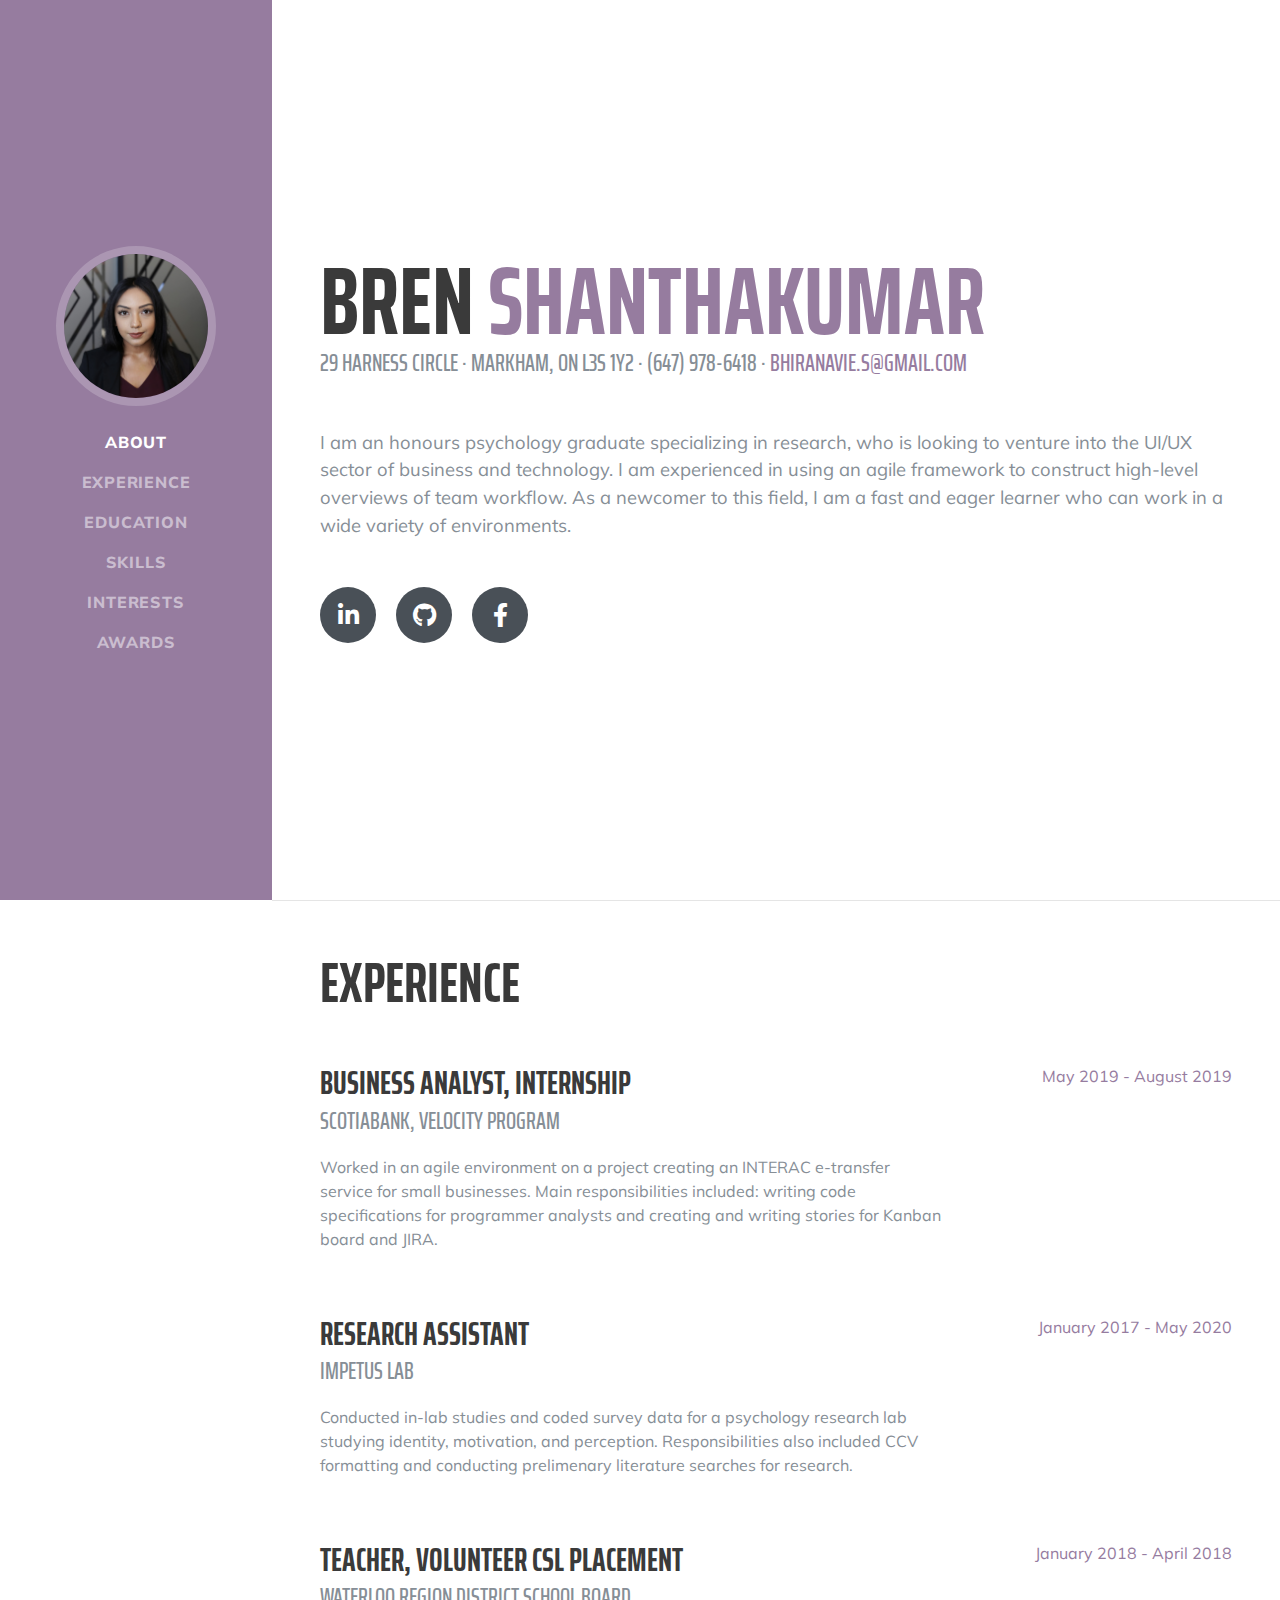
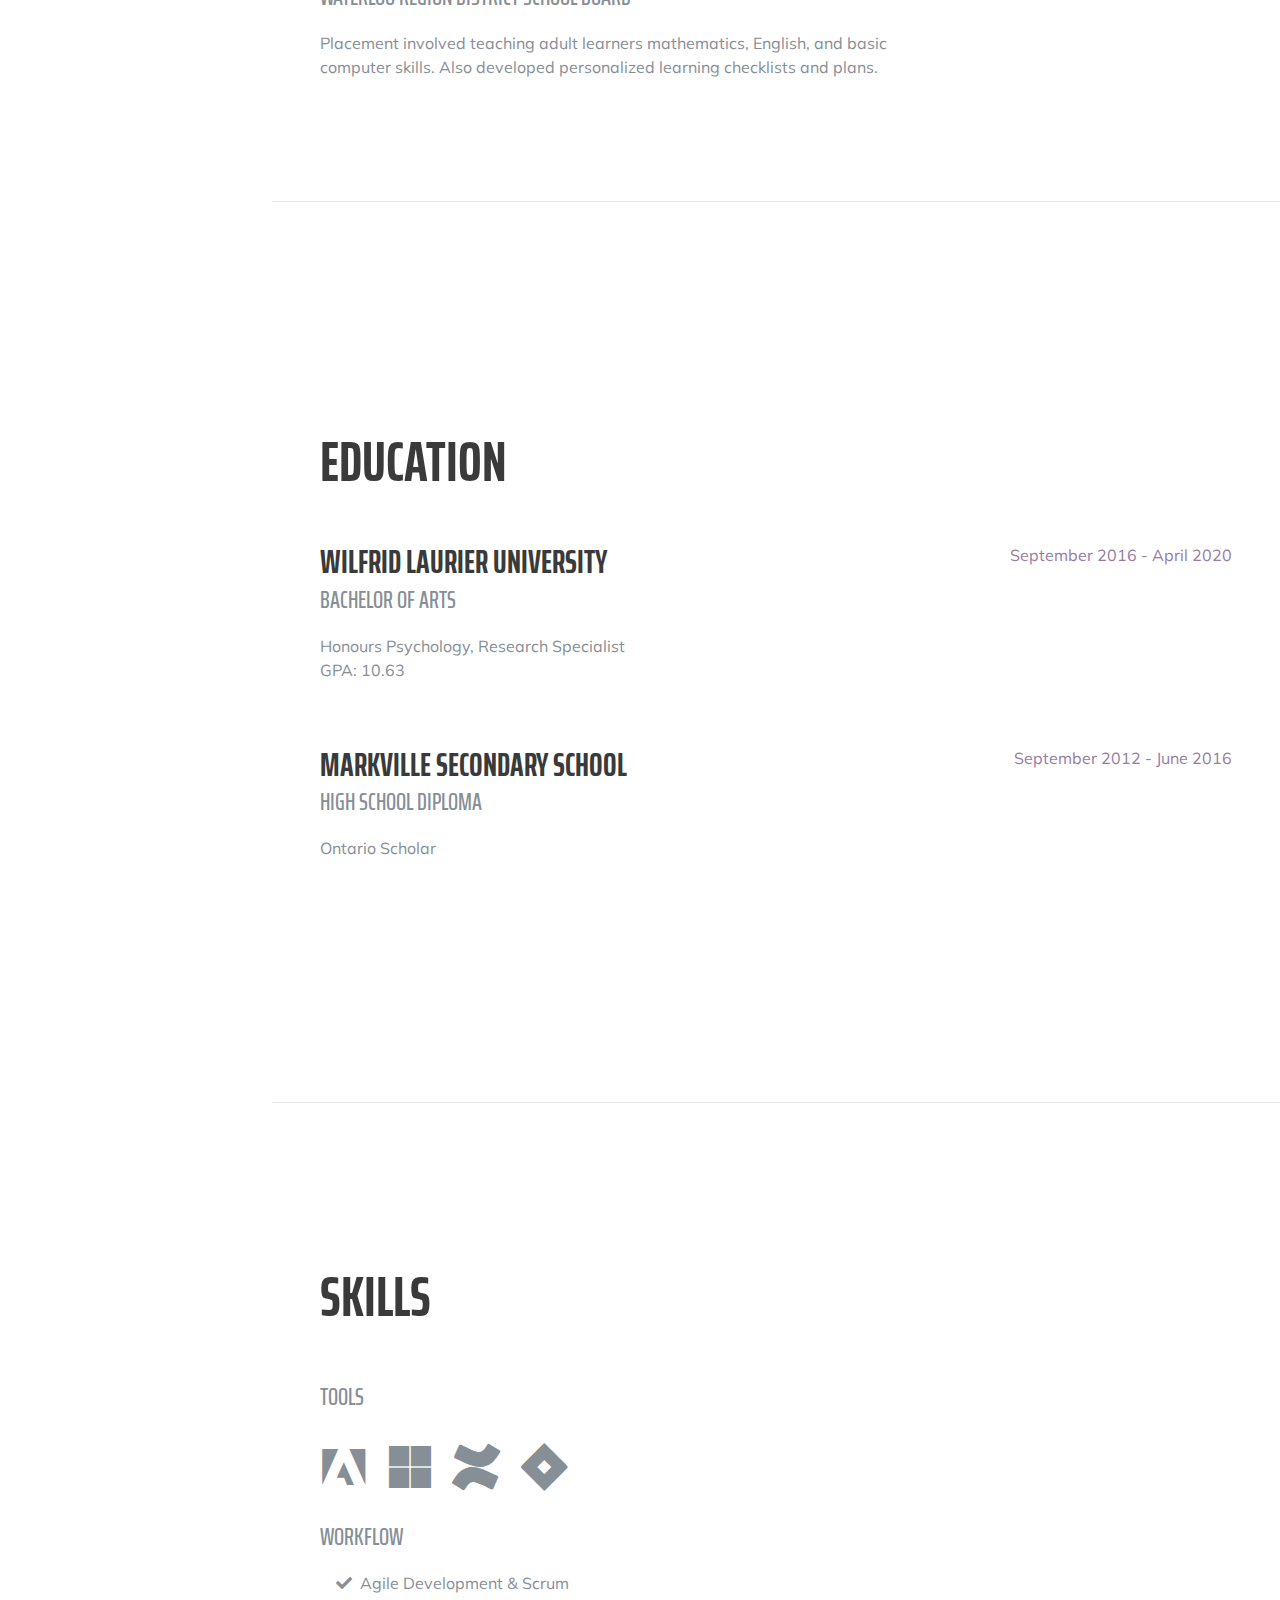
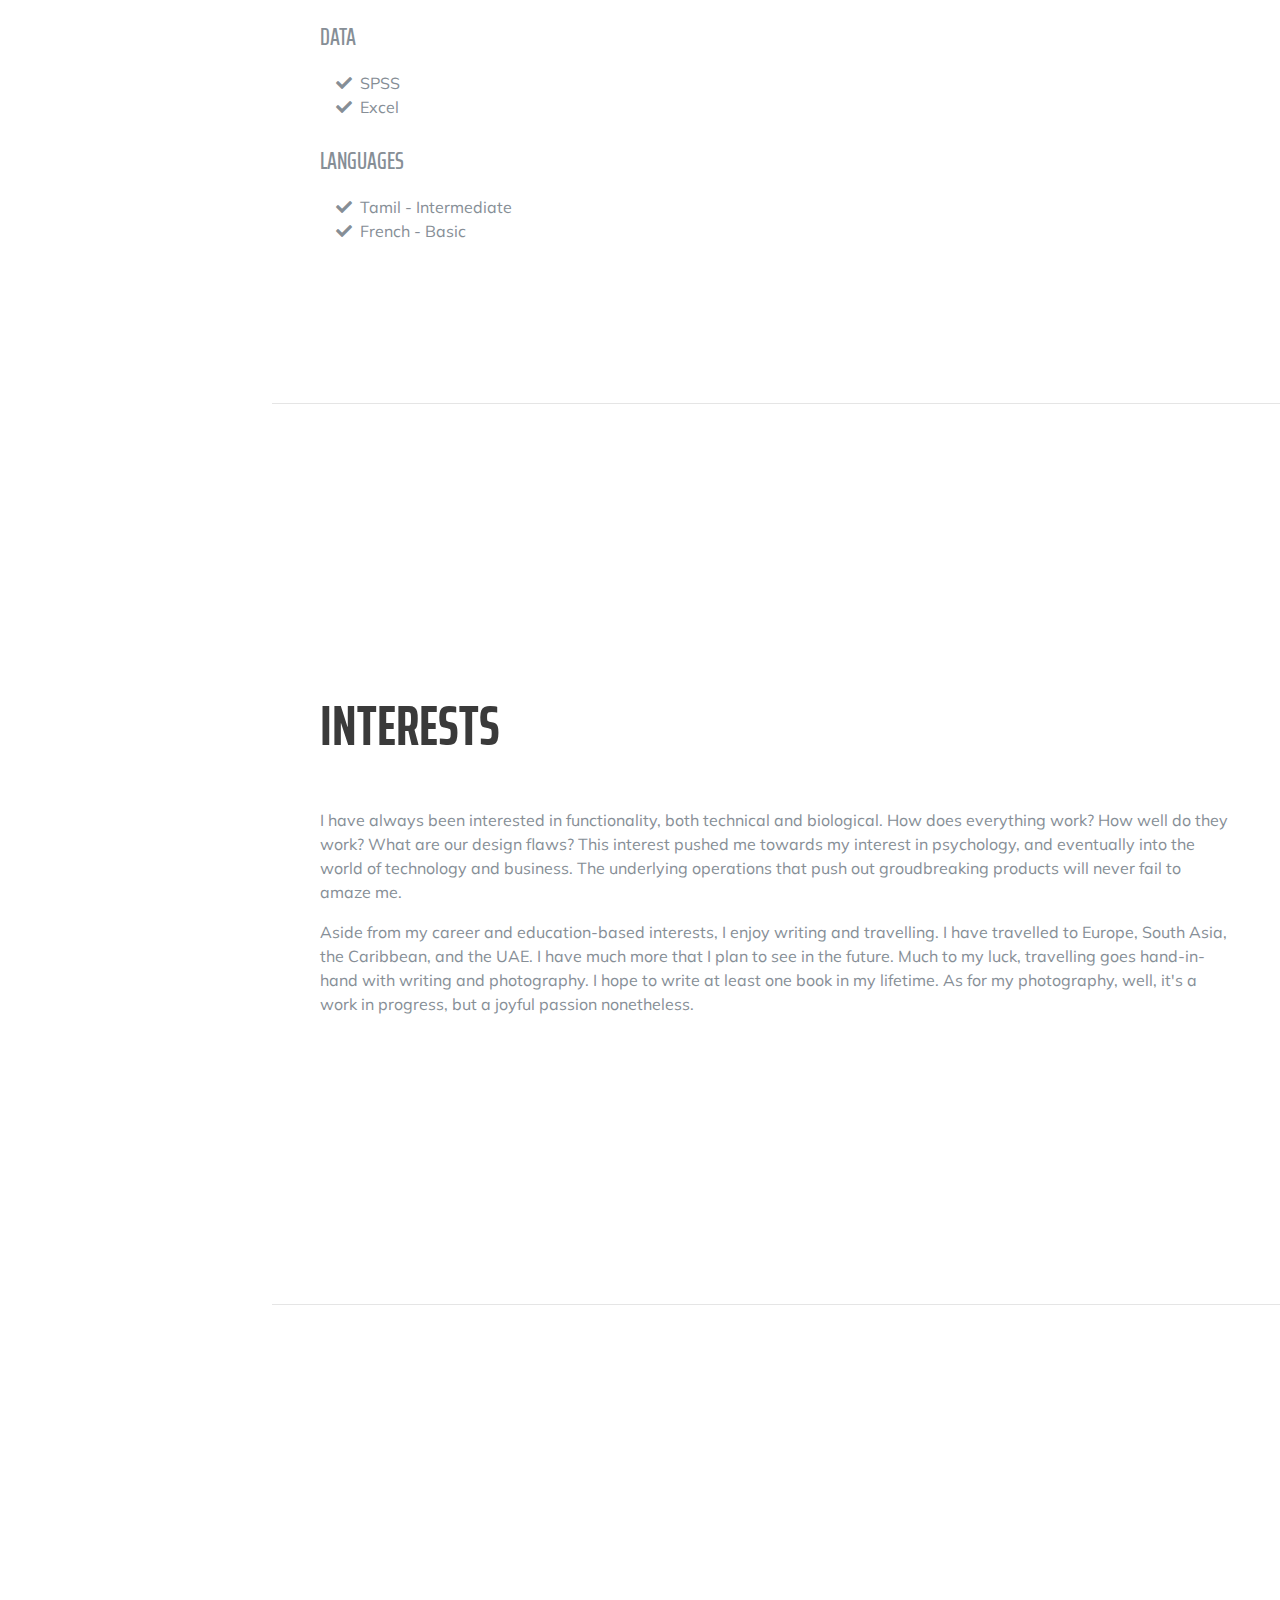
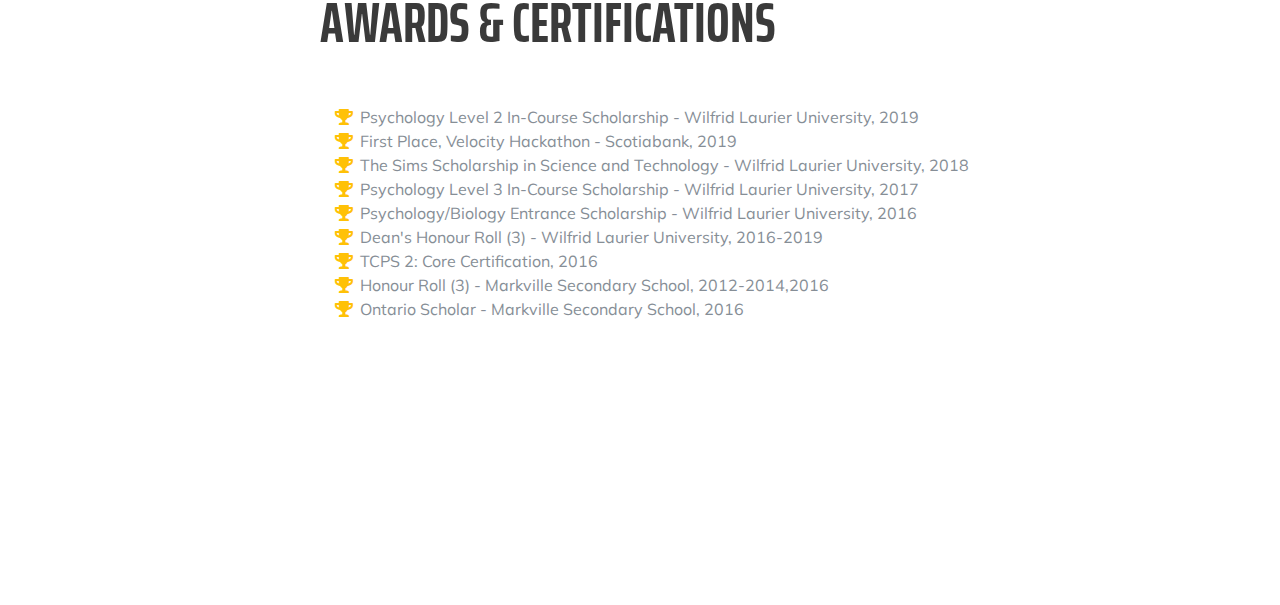
<file: index.html>
<!DOCTYPE html>
<html lang="en">

<head>

  <meta charset="utf-8">
  <meta name="viewport" content="width=device-width, initial-scale=1, shrink-to-fit=no">
  <meta name="description" content="">
  <meta name="author" content="">

  <title>Bren Shanthakumar</title>

  <!-- Bootstrap core CSS -->
  <link href="vendor/bootstrap/css/bootstrap.min.css" rel="stylesheet">

  <!-- Custom fonts for this template -->
  <link href="https://fonts.googleapis.com/css?family=Saira+Extra+Condensed:500,700" rel="stylesheet">
  <link href="https://fonts.googleapis.com/css?family=Muli:400,400i,800,800i" rel="stylesheet">
  <link href="vendor/fontawesome-free/css/all.min.css" rel="stylesheet">

  <!-- Custom styles for this template -->
  <link href="css/resume.min.css" rel="stylesheet">

</head>

<body id="page-top">

  <nav class="navbar navbar-expand-lg navbar-dark bg-primary fixed-top" id="sideNav">
    <a class="navbar-brand js-scroll-trigger" href="#page-top">
      <span class="d-block d-lg-none">Bren Shanthakumar</span>
      <span class="d-none d-lg-block">
        <img class="img-fluid img-profile rounded-circle mx-auto mb-2" src="img/Bren.jpg" alt="">
      </span>
    </a>
    <button class="navbar-toggler" type="button" data-toggle="collapse" data-target="#navbarSupportedContent" aria-controls="navbarSupportedContent" aria-expanded="false" aria-label="Toggle navigation">
      <span class="navbar-toggler-icon"></span>
    </button>
    <div class="collapse navbar-collapse" id="navbarSupportedContent">
      <ul class="navbar-nav">
        <li class="nav-item">
          <a class="nav-link js-scroll-trigger" href="#about">About</a>
        </li>
        <li class="nav-item">
          <a class="nav-link js-scroll-trigger" href="#experience">Experience</a>
        </li>
        <li class="nav-item">
          <a class="nav-link js-scroll-trigger" href="#education">Education</a>
        </li>
        <li class="nav-item">
          <a class="nav-link js-scroll-trigger" href="#skills">Skills</a>
        </li>
        <li class="nav-item">
          <a class="nav-link js-scroll-trigger" href="#interests">Interests</a>
        </li>
        <li class="nav-item">
          <a class="nav-link js-scroll-trigger" href="#awards">Awards</a>
        </li>
      </ul>
    </div>
  </nav>

  <div class="container-fluid p-0">

    <section class="resume-section p-3 p-lg-5 d-flex align-items-center" id="about">
      <div class="w-100">
        <h1 class="mb-0">Bren
          <span class="text-primary">Shanthakumar</span>
        </h1>
        <div class="subheading mb-5">29 Harness Circle · Markham, ON L3S 1Y2 · (647) 978-6418 ·
          <a href="mailto:bhiranavie.s@gmail.com">bhiranavie.s@gmail.com</a>
        </div>
        <p class="lead mb-5">I am an honours psychology graduate specializing in research, who is looking to venture into the UI/UX sector of business and technology. I am experienced in using an agile framework to construct high-level overviews of team workflow. As a newcomer to this field, I am a fast and eager learner who can work in a wide variety of environments.</p>

        <div class="social-icons">
          <a href="https://www.linkedin.com/in/bren-shanthakumar-045591149/">
            <i class="fab fa-linkedin-in"></i>
          </a>
          <a href="https://github.com/brenshanthakumar">
            <i class="fab fa-github"></i>
          </a>
          <a href="https://www.facebook.com/bhiranavie.sk">
            <i class="fab fa-facebook-f"></i>
          </a>
        </div>
      </div>
    </section>

    <hr class="m-0">

    <section class="resume-section p-3 p-lg-5 d-flex justify-content-center" id="experience">
      <div class="w-100">
        <h2 class="mb-5">Experience</h2>

        <div class="resume-item d-flex flex-column flex-md-row justify-content-between mb-5">
          <div class="resume-content">
            <h3 class="mb-0">Business Analyst, Internship</h3>
            <div class="subheading mb-3">Scotiabank, Velocity Program</div>
            <p>Worked in an agile environment on a project creating an INTERAC e-transfer service for small businesses. Main responsibilities included: writing code specifications for programmer analysts and creating and writing stories for Kanban board and JIRA.</p>
          </div>
          <div class="resume-date text-md-right">
            <span class="text-primary">May 2019 - August 2019</span>
          </div>
        </div>

        <div class="resume-item d-flex flex-column flex-md-row justify-content-between mb-5">
          <div class="resume-content">
            <h3 class="mb-0">Research Assistant</h3>
            <div class="subheading mb-3">IMPETUS Lab</div>
            <p>Conducted in-lab studies and coded survey data for a psychology research lab studying identity, motivation, and perception. Responsibilities also included CCV formatting and conducting prelimenary literature searches for research.</p>
          </div>
          <div class="resume-date text-md-right">
            <span class="text-primary">January 2017 - May 2020</span>
          </div>
        </div>

        <div class="resume-item d-flex flex-column flex-md-row justify-content-between mb-5">
          <div class="resume-content">
            <h3 class="mb-0">Teacher, Volunteer CSL Placement</h3>
            <div class="subheading mb-3">Waterloo Region District School Board</div>
            <p> Placement involved teaching adult learners mathematics, English, and basic computer skills. Also developed personalized learning checklists and plans.</p>
          </div>
          <div class="resume-date text-md-right">
            <span class="text-primary">January 2018 - April 2018</span>
          </div>
        </div>
          
    </section>

    <hr class="m-0">

    <section class="resume-section p-3 p-lg-5 d-flex align-items-center" id="education">
      <div class="w-100">
        <h2 class="mb-5">Education</h2>

        <div class="resume-item d-flex flex-column flex-md-row justify-content-between mb-5">
          <div class="resume-content">
            <h3 class="mb-0">Wilfrid Laurier University</h3>
            <div class="subheading mb-3">Bachelor of Arts</div>
            <div>Honours Psychology, Research Specialist</div>
            <p>GPA: 10.63</p>
          </div>
          <div class="resume-date text-md-right">
            <span class="text-primary">September 2016 - April 2020</span>
          </div>
        </div>

        <div class="resume-item d-flex flex-column flex-md-row justify-content-between">
          <div class="resume-content">
            <h3 class="mb-0">Markville Secondary School</h3>
            <div class="subheading mb-3"> High School Diploma</div>
            <p>Ontario Scholar</p>
          </div>
          <div class="resume-date text-md-right">
            <span class="text-primary">September 2012 - June 2016</span>
          </div>
        </div>

      </div>
    </section>

    <hr class="m-0">

    <section class="resume-section p-3 p-lg-5 d-flex align-items-center" id="skills">
      <div class="w-100">
        <h2 class="mb-5">Skills</h2>

        <div class="subheading mb-3">Tools</div>
        <ul class="list-inline dev-icons">
          <li class="list-inline-item">
            <i class="fab fa-adobe"></i>
          </li>
          <li class="list-inline-item">
            <i class="fab fa-microsoft"></i>
          </li>
          <li class="list-inline-item">
            <i class="fab fa-confluence"></i>
          </li>
          <li class="list-inline-item">
            <i class="fab fa-jira"></i>
          </li>
        </ul>

        <div class="subheading mb-3">Workflow</div>
        <ul class="fa-ul mb-0">
          <li>
            <i class="fa-li fa fa-check"></i>
            Agile Development &amp; Scrum</li>
        </ul>
            </ul>
        <br>
        <div class="subheading mb-3">Data</div>
        <ul class="fa-ul mb-0">
          <li>
            <i class="fa-li fa fa-check"></i>
            SPSS</li>
            <li>
            <i class="fa-li fa fa-check"></i>
            Excel</li>
          </ul>
        <br>
        <div class="subheading mb-3">Languages</div>
        <ul class="fa-ul mb-0">
          <li>
            <i class="fa-li fa fa-check"></i>
            Tamil - Intermediate </li>
            <li>
            <i class="fa-li fa fa-check"></i>

            French - Basic </li>
        </ul>
        
      </div>
    </section>

    <hr class="m-0">

    <section class="resume-section p-3 p-lg-5 d-flex align-items-center" id="interests">
      <div class="w-100">
        <h2 class="mb-5">Interests</h2>
        <p>I have always been interested in functionality, both technical and biological. How does everything work? How well do they work? What are our design flaws? This interest pushed me towards my interest in psychology, and eventually into the world of technology and business. The underlying operations that push out groudbreaking products will never fail to amaze me.</p>
        <p class="mb-0">Aside from my career and education-based interests, I enjoy writing and travelling. I have travelled to Europe, South Asia, the Caribbean, and the UAE. I have much more that I plan to see in the future. Much to my luck, travelling goes hand-in-hand with writing and photography. I hope to write at least one book in my lifetime. As for my photography, well, it's a work in progress, but a joyful passion nonetheless.</p>
      </div>
    </section>

    <hr class="m-0">

    <section class="resume-section p-3 p-lg-5 d-flex align-items-center" id="awards">
      <div class="w-100">
        <h2 class="mb-5">Awards &amp; Certifications</h2>
        <ul class="fa-ul mb-0">
          <li>
            <i class="fa-li fa fa-trophy text-warning"></i>
             Psychology Level 2 In-Course Scholarship - Wilfrid Laurier University, 2019</li>
          <li>
            <i class="fa-li fa fa-trophy text-warning"></i>
            First Place, Velocity Hackathon - Scotiabank, 2019</li>
          <li>
            <i class="fa-li fa fa-trophy text-warning"></i>
            The Sims Scholarship in Science and Technology - Wilfrid Laurier University, 2018</li>
          <li>
            <i class="fa-li fa fa-trophy text-warning"></i>
           Psychology Level 3 In-Course Scholarship - Wilfrid Laurier University, 2017</li>
          <li>
            <i class="fa-li fa fa-trophy text-warning"></i>
            Psychology/Biology Entrance Scholarship - Wilfrid Laurier University, 2016</li>
          <li>
               <li>
            <i class="fa-li fa fa-trophy text-warning"></i>
            Dean's Honour Roll (3) - Wilfrid Laurier University, 2016-2019</li>
          <li>
               <li>
            <i class="fa-li fa fa-trophy text-warning"></i>
           TCPS 2: Core Certification, 2016</li>
          <li>
          <li>
            <i class="fa-li fa fa-trophy text-warning"></i>
            Honour Roll (3) - Markville Secondary School, 2012-2014,2016</li>
          <li>
            <i class="fa-li fa fa-trophy text-warning"></i>
           Ontario Scholar - Markville Secondary School, 2016</li>
        </ul>
      </div>
    </section>

  </div>

  <!-- Bootstrap core JavaScript -->
  <script src="vendor/jquery/jquery.min.js"></script>
  <script src="vendor/bootstrap/js/bootstrap.bundle.min.js"></script>

  <!-- Plugin JavaScript -->
  <script src="vendor/jquery-easing/jquery.easing.min.js"></script>

  <!-- Custom scripts for this template -->
  <script src="js/resume.min.js"></script>

</body>

</html>
</file>
<file: css/resume.min.css>
/*!
 * Start Bootstrap - Resume v5.0.7 (https://startbootstrap.com/template-overviews/resume)
 * Copyright 2013-2019 Start Bootstrap
 * Licensed under MIT (https://github.com/BlackrockDigital/startbootstrap-resume/blob/master/LICENSE)
 */body{font-family:Muli,-apple-system,BlinkMacSystemFont,'Segoe UI',Roboto,'Helvetica Neue',Arial,sans-serif,'Apple Color Emoji','Segoe UI Emoji','Segoe UI Symbol','Noto Color Emoji';padding-top:54px;color:#868e96}@media (min-width:992px){body{padding-top:0;padding-left:17rem}}h1,h2,h3,h4,h5,h6{font-family:'Saira Extra Condensed',-apple-system,BlinkMacSystemFont,'Segoe UI',Roboto,'Helvetica Neue',Arial,sans-serif,'Apple Color Emoji','Segoe UI Emoji','Segoe UI Symbol','Noto Color Emoji';font-weight:700;text-transform:uppercase;color:#3a3a3a}h1{font-size:6rem;line-height:5.5rem}h2{font-size:3.5rem}h3{font-size:2rem}p.lead{font-size:1.15rem;font-weight:400}.subheading{text-transform:uppercase;font-weight:500;font-family:'Saira Extra Condensed',-apple-system,BlinkMacSystemFont,'Segoe UI',Roboto,'Helvetica Neue',Arial,sans-serif,'Apple Color Emoji','Segoe UI Emoji','Segoe UI Symbol','Noto Color Emoji';font-size:1.5rem}.social-icons a{display:inline-block;height:3.5rem;width:3.5rem;background-color:#495057;color:#fff!important;border-radius:100%;text-align:center;font-size:1.5rem;line-height:3.5rem;margin-right:1rem}.social-icons a:last-child{margin-right:0}.social-icons a:hover{background-color:#967c9f}.dev-icons{font-size:3rem}.dev-icons .list-inline-item i:hover{color:#967c9f}#sideNav .navbar-nav .nav-item .nav-link{font-weight:800;letter-spacing:.05rem;text-transform:uppercase}#sideNav .navbar-toggler:focus{outline-color:#d48a6e}@media (min-width:992px){#sideNav{text-align:center;position:fixed;top:0;left:0;display:-webkit-box;display:-ms-flexbox;display:flex;-webkit-box-orient:vertical;-webkit-box-direction:normal;-ms-flex-direction:column;flex-direction:column;width:17rem;height:100vh}#sideNav .navbar-brand{display:-webkit-box;display:-ms-flexbox;display:flex;margin:auto auto 0;padding:.5rem}#sideNav .navbar-brand .img-profile{max-width:10rem;max-height:10rem;border:.5rem solid rgba(255,255,255,.2)}#sideNav .navbar-collapse{display:-webkit-box;display:-ms-flexbox;display:flex;-webkit-box-align:start;-ms-flex-align:start;align-items:flex-start;-webkit-box-flex:0;-ms-flex-positive:0;flex-grow:0;width:100%;margin-bottom:auto}#sideNav .navbar-collapse .navbar-nav{-webkit-box-orient:vertical;-webkit-box-direction:normal;-ms-flex-direction:column;flex-direction:column;width:100%}#sideNav .navbar-collapse .navbar-nav .nav-item{display:block}#sideNav .navbar-collapse .navbar-nav .nav-item .nav-link{display:block}}section.resume-section{padding-top:5rem!important;padding-bottom:5rem!important;max-width:75rem}section.resume-section .resume-item .resume-date{min-width:none}@media (min-width:768px){section.resume-section{min-height:100vh}section.resume-section .resume-item .resume-date{min-width:18rem}}@media (min-width:992px){section.resume-section{padding-top:3rem!important;padding-bottom:3rem!important}}.bg-primary{background-color:#967c9f!important}.text-primary{color:#967c9f!important}a{color:#967c9f}a:active,a:focus,a:hover{color:#824027}
</file>
